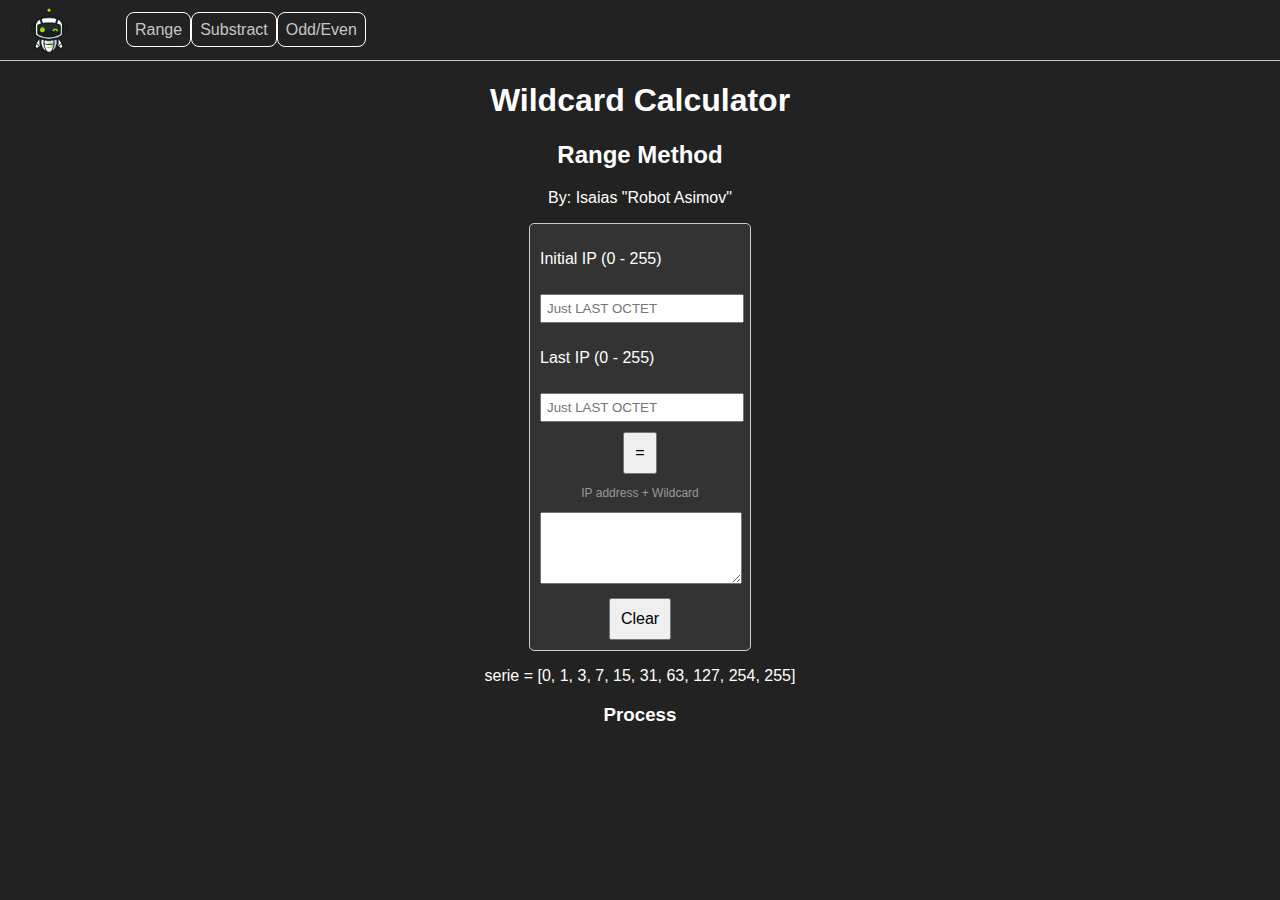
<file: index.html>
<!DOCTYPE html>
<html lang="en">
<head>
  <meta charset="UTF-8">
  <meta name="viewport" content="width=device-width, initial-scale=1.0">
  <title>Wildcard Calculator</title>
  <link rel="stylesheet" href="style.css">
</head>
<body>

  <nav>
    <img src="menu.jpg" alt="menu" class="menu">

    <div class="navbar-left">
      <img src="robot.png" alt="logo" class="logo">

      <ul>
        <li>
          <a href="index.html">Range</a>
        </li>
        <li>
          <a href="substract_method.html">Substract</a>
        </li>
        <li>
          <a href="oddEven_method.html">Odd/Even</a>
        </li>
      </ul>
    </div>

    <div class="mobile-menu inactive">
      <ul>
        <li>
          <a href="index.html">Range</a>
        </li>
        <li>
          <a href="substract_method.html">Substract</a>
        </li>
        <li>
          <a href="oddEven_method.html">Odd/Even</a>
        </li>
      </ul>
    </div>
  </nav>

    <div class="centered">
        <h1>Wildcard Calculator</h1>
        <h2>Range Method</h2>
        <p>By: Isaias "Robot Asimov"</p>
    </div>
  <div class="calculator">
    <p>Initial IP (0 - 255)</p>
    <input type="number" class="screen" id="screen1" placeholder="Just LAST OCTET">
    <p>Last IP (0 - 255)</p>
    <input type="number" class="screen" id="screen2" placeholder="Just LAST OCTET">
    <div class="buttons">
        <button onclick="calculate()">=</button>
    </div>
<!--     <input type="text" class="screen" id="screen3"> -->
        <div class="centered" id="structure">
            <p>IP address + Wildcard</p>     
        </div>
        <textarea id="screen3" rows="4" cols="20"></textarea>
    <div class="buttons">
        <button onclick="clearScreen()">Clear</button>
    </div>
  </div>

  <div class="centered">
    <p>serie = [0, 1, 3, 7, 15, 31, 63, 127, 254, 255]</p>
    <h3>Process</h3>
    <pre id = "description"></pre>
  </div>

  <script src="script.js"></script>
</body>
</html>
</file>
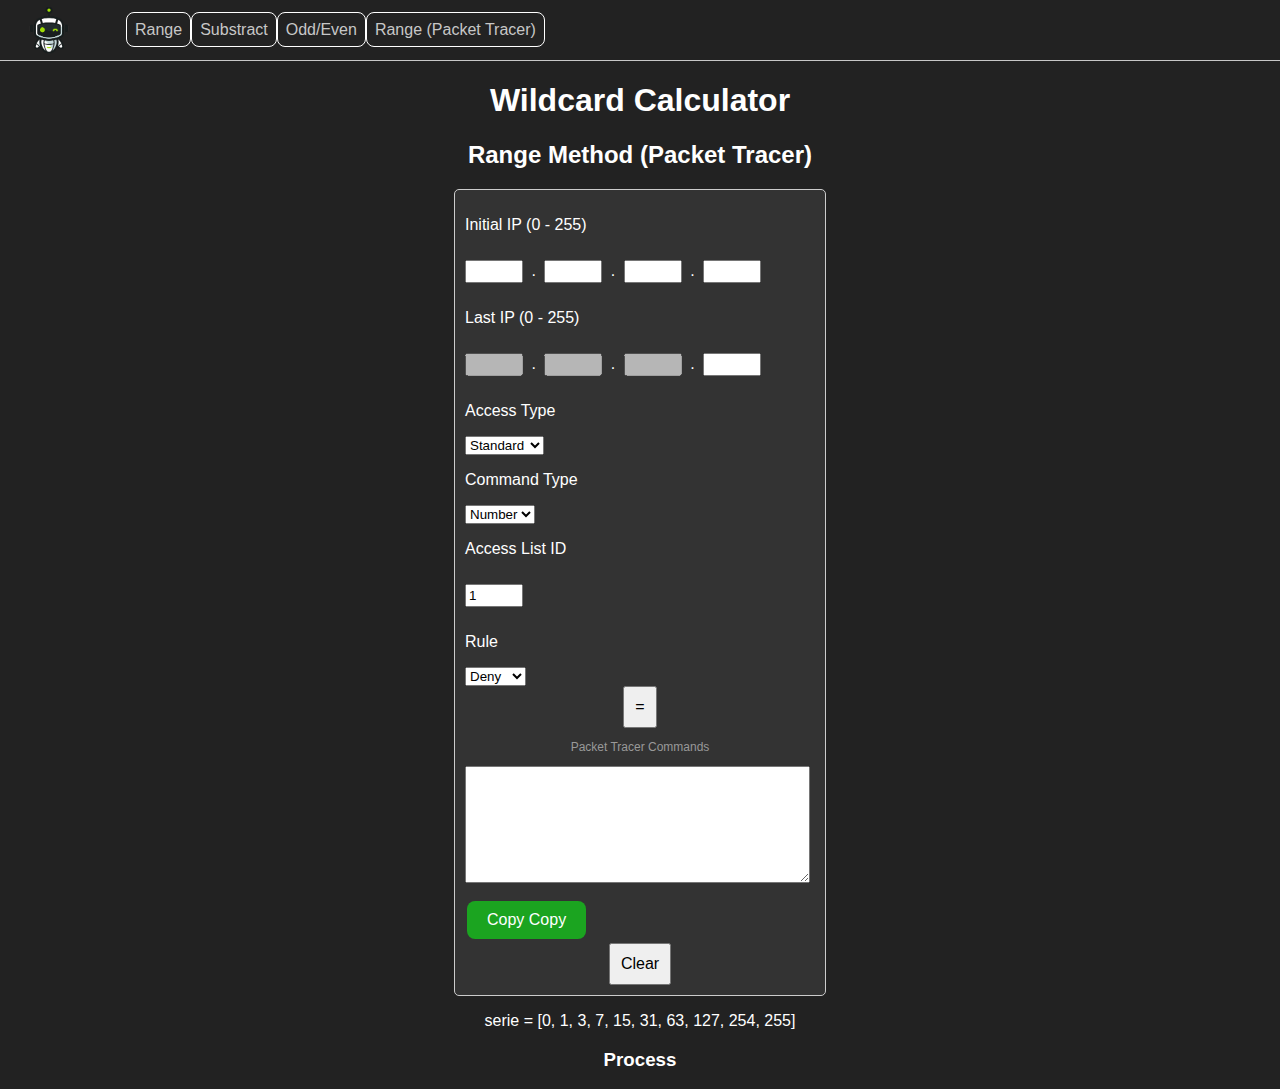
<file: index2.html>
<!DOCTYPE html>
<html lang="en">
<head>
  <meta charset="UTF-8">
  <meta name="viewport" content="width=device-width, initial-scale=1.0">
  <title>Wildcard Calculator</title>
  <link rel="stylesheet" href="style2.css">
</head>
<body>

  <nav>
    <img src="menu.jpg" alt="menu" class="menu">

    <div class="navbar-left">
      <img src="robot.png" alt="logo" class="logo">

      <ul>
        <li>
          <a href="index.html">Range</a>
        </li>
        <li>
          <a href="substract_method.html">Substract</a>
        </li>
        <li>
          <a href="oddEven_method.html">Odd/Even</a>
        </li>
        <li>
          <a href="index2.html">Range (Packet Tracer)</a>
        </li>
      </ul>
    </div>

    <div class="mobile-menu inactive">
      <ul>
        <li>
          <a href="index.html">Range</a>
        </li>
        <li>
          <a href="substract_method.html">Substract</a>
        </li>
        <li>
          <a href="oddEven_method.html">Odd/Even</a>
        </li>
        <li>
          <a href="index2.html">Range (Packet Tracer)</a>
        </li>
      </ul>
    </div>
  </nav>

    <div class="centered">
        <h1>Wildcard Calculator</h1>
        <h2>Range Method (Packet Tracer)</h2>
    </div>
  <div class="calculator">
    
    <p>Initial IP (0 - 255)</p>
    <input type="number" min="0" max="255" class="screen ip-input" id="iIp1">
    <span class="screen">.</span>
    <input type="number" min="0" max="255" class="screen ip-input" id="iIp2">
    <span class="screen">.</span>
    <input type="number" min="0" max="255" class="screen ip-input" id="iIp3">
    <span class="screen">.</span>
    <input type="number" min="0" max="255" class="screen ip-input" id="iIp4">
    
    <p>Last IP (0 - 255)</p>
    <input type="text" min="0" max="255" class="screen ip-input" id="lIp1" disabled>
    <span class="screen">.</span>
    <input type="text" min="0" max="255" class="screen ip-input" id="lIp2" disabled>
    <span class="screen">.</span>
    <input type="text" min="0" max="255" class="screen ip-input" id="lIp3" disabled>
    <span class="screen">.</span>
    <input type="number" min="0" max="255" class="screen ip-input" id="lIp4">

    <p>Access Type</p>
    <select id="menuAT">
        <option value="standard">Standard</option>
        <option value="extended">Extended</option>
    </select>
    <div class="ipDes inactive">
      <p>IP Destination</p>
      <input type="number" min="1" max="255" class="screen ip-input" id="dIp1">
      <span class="screen">.</span>
      <input type="number" min="0" max="255" class="screen ip-input" id="dIp2">
      <span class="screen">.</span>
      <input type="number" min="0" max="255" class="screen ip-input" id="dIp3">
      <span class="screen">.</span>
      <input type="number" min="0" max="255" class="screen ip-input" id="dIp4">
    </div>
    <div class="protocols inactive">
      <p>Protocol</p>
      <select id="protocol">
        <option value="protocol">Select</option>
        <option value="tcp">TCP</option>
        <option value="udp">UDP</option>
        <option value="ip">IP</option>
        <option value="icmp">ICMP</option>
      </select>
    </div>
    <div class="ports inactive">
      <p>Port</p>
      <select id="port">
          <!-- <option value="ftp">FTP</option>
          <option value="ssh">SSH</option>
          <option value="tel">Telnet</option>
          <option value="dns">DNS</option>
          <option value="dhcp">DHCP</option>
          <option value="web">Pagina WEB</option> -->
      </select>
    </div>
    <p>Command Type</p>
    <select id="menuCT">
        <option value="number">Number</option>
        <option value="name">Name</option>
    </select>
    
    <div class="ac-number">
      <p>Access List ID</p>
        <input type="number" min="1" max="200" class="screen ip-input" id="accessID" value="1">
    </div>

    <div class="ac-name inactive">
        <p>Access List Name</p>
        <input type="text" class="screen" id="accessName" value="#SaulParaRector">
    </div>

    <p>Rule</p>
    <select id="rule">
        <option value="deny">Deny</option>
        <option value="permit">Permit</option>
    </select>
    
    <div class="buttons">
        <button onclick="calculate()">=</button>
    </div>
<!--     <input type="text" class="screen" id="screen3"> -->
        <div class="centered" id="structure">
            <p>Packet Tracer Commands</p>     
        </div>
        <textarea id="screen3" rows="7" cols="20"></textarea>
        <button id="botonCopiar">Copy Copy</button>
        <p id="mensajeCopiado">¡Texto copiado correctamente!</p>
    <div class="buttons">
        <button onclick="clearScreen()">Clear</button>
    </div>
  </div>

  <div class="centered">
    <p>serie = [0, 1, 3, 7, 15, 31, 63, 127, 254, 255]</p>
    <h3>Process</h3>
    <pre id = "description"></pre>
  </div>

  <script src="script2.js"></script>
</body>
</html>
</file>
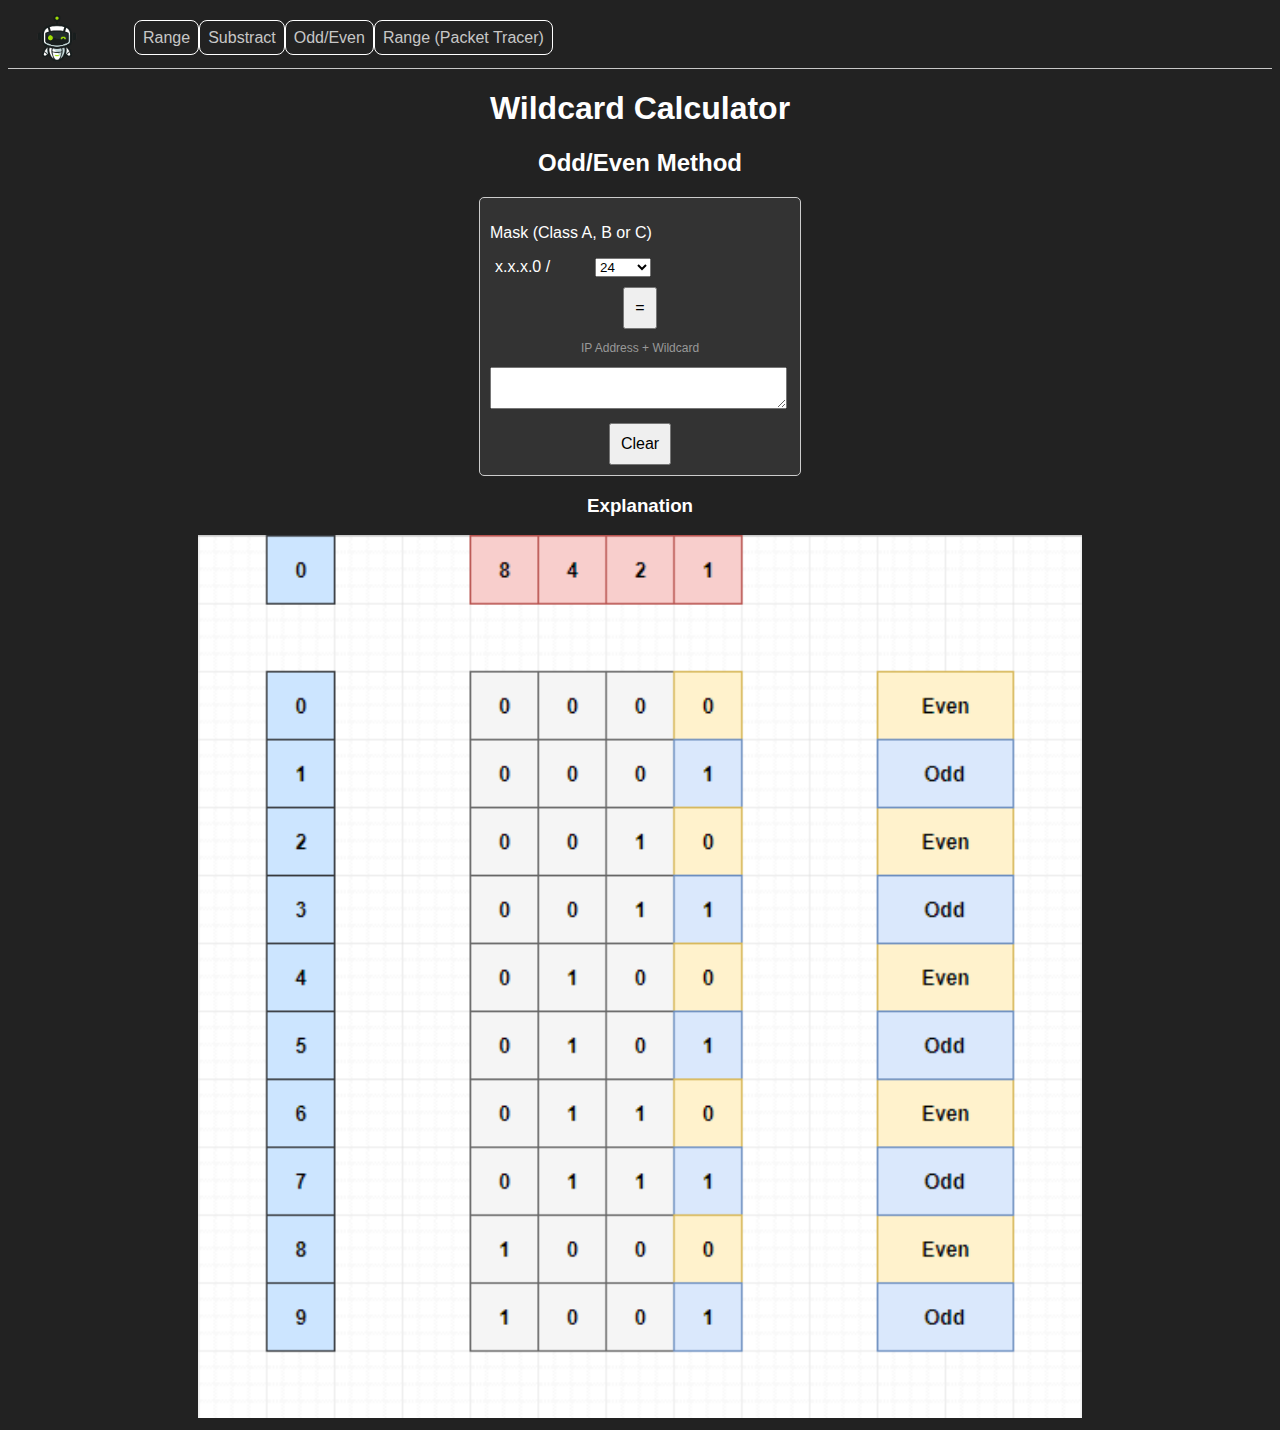
<file: oddEven_method.html>
<!DOCTYPE html>
<html lang="en">
<head>
    <meta charset="UTF-8">
    <meta name="viewport" content="width=device-width, initial-scale=1.0">
    <title>Substract Method</title>
    <link rel="stylesheet" href="oe_style.css">
</head>
<body>

  <nav>
    <img src="menu.jpg" alt="menu" class="menu">

    <div class="navbar-left">
      <img src="robot.png" alt="logo" class="logo">

      <ul>
        <li>
          <a href="index.html">Range</a>
        </li>
        <li>
          <a href="substract_method.html">Substract</a>
        </li>
        <li>
          <a href="oddEven_method.html">Odd/Even</a>
        </li>
        <li>
          <a href="index2.html">Range (Packet Tracer)</a>
        </li>
      </ul>
    </div>

    <div class="mobile-menu inactive">
      <ul>
        <li>
          <a href="index.html">Range</a>
        </li>
        <li>
          <a href="substract_method.html">Substract</a>
        </li>
        <li>
          <a href="oddEven_method.html">Odd/Even</a>
        </li>
        <li>
          <a href="index2.html">Range (Packet Tracer)</a>
        </li>
      </ul>
    </div>
  </nav>

    <div class="centered">
        <h1>Wildcard Calculator</h1>
        <h2>Odd/Even Method</h2>
    </div>

    <div class="calculator">
        <p>Mask (Class A, B or C)</p>
        <div class="form-group">
            <label for="screen1">x.x.x.0 /</label>
            <select id="menu">
                <option value="24">24</option>
                <option value="16">16</option>
                <option value="8">8</option>
                <option value="Emoji">Emoji</option>
            </select>
        </div>
        <div class="buttons">
            <button onclick="calculate()">=</button>
        </div>
            <div class="centered" id="structure">
                <p>IP Address + Wildcard</p>     
            </div>
            <textarea id="screen3" rows="2" cols="20"></textarea>
        <div class="buttons">
            <button onclick="clearScreen()">Clear</button>
        </div>
      </div>

    <div class="centered">
        <h3>Explanation</h3>
        <img src="bitwise-odd-even.png" alt="bitwise-odd-even" id="bitwise">
    </div>

    <script src="oe_script.js"></script>
</body>
</html>
</file>
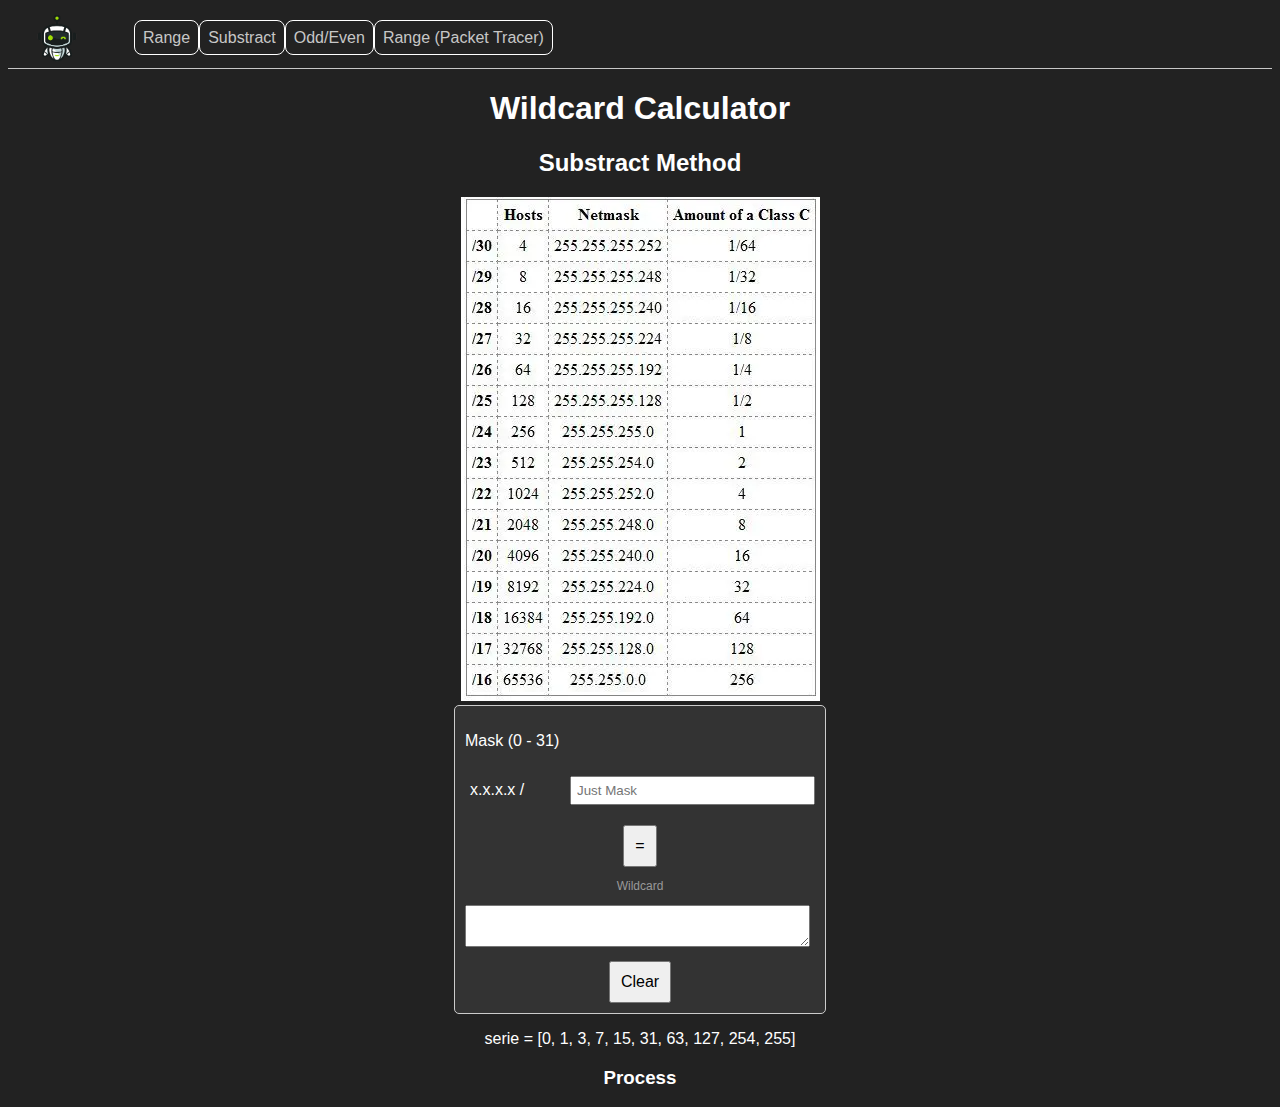
<file: substract_method.html>
<!DOCTYPE html>
<html lang="en">
<head>
    <meta charset="UTF-8">
    <meta name="viewport" content="width=device-width, initial-scale=1.0">
    <title>Substract Method</title>
    <link rel="stylesheet" href="sm_style.css">
</head>
<body>
  <nav>
    <img src="menu.jpg" alt="menu" class="menu">

    <div class="navbar-left">
      <img src="robot.png" alt="logo" class="logo">

      <ul>
        <li>
          <a href="index.html">Range</a>
        </li>
        <li>
          <a href="substract_method.html">Substract</a>
        </li>
        <li>
          <a href="oddEven_method.html">Odd/Even</a>
        </li>
        <li>
          <a href="index2.html">Range (Packet Tracer)</a>
        </li>
      </ul>
    </div>

    <div class="mobile-menu inactive">
      <ul>
        <li>
          <a href="index.html">Range</a>
        </li>
        <li>
          <a href="substract_method.html">Substract</a>
        </li>
        <li>
          <a href="oddEven_method.html">Odd/Even</a>
        </li>
        <li>
          <a href="index2.html">Range (Packet Tracer)</a>
        </li>
      </ul>
    </div>
  </nav>

    <div class="centered">
        <h1>Wildcard Calculator</h1>
        <h2>Substract Method</h2>
        <img id="subnet" src="subnets.png" alt="Subnetting table">
    </div>

    <!-- Agregar una tabla con el valor de las mascaras(? -->


    <div class="calculator">
        <p>Mask (0 - 31)</p>
        <div class="form-group">
            <label for="screen1">x.x.x.x /</label>
            <input type="number" class="screen" id="screen1" placeholder="Just Mask">
        </div>
        <div class="buttons">
            <button onclick="calculate()">=</button>
        </div>
            <div class="centered" id="structure">
                <p>Wildcard</p>     
            </div>
            <textarea id="screen3" rows="2" cols="20"></textarea>
        <div class="buttons">
            <button onclick="clearScreen()">Clear</button>
        </div>
      </div>

    <div class="centered">
        <p>serie = [0, 1, 3, 7, 15, 31, 63, 127, 254, 255]</p>
        <h3>Process</h3>
        <pre id = "description"></pre>
    </div>

    <script src="sm_script.js"></script>
</body>
</html>
</file>
<file: style.css>
:root {
  --white: #FFFFFF;
  --black: #000000;
  --very-light-pink: #C7C7C7;
  --text-input-field: #F7F7F7;
  --hospital-green: #ACD9B2;
  --sm: 14px;
  --md: 16px;
  --lg: 18px;
}

body {
  font-family: 'Quicksand', sans-serif;
    background-color: #222;
    color: white;
    margin: 0;
  }
  
  /* NAV */
  
  nav {
    display: flex;
    justify-content: space-between;
    padding: 0 24px;
    border-bottom: 1px solid var(--very-light-pink);
  }
  .menu {
    display: none;
    width: 50px;
    height:fit-content;
  }
  .logo {
    width: 50px;
  }
  .navbar-left ul,
  .navbar-right ul {
    list-style: none;
    padding: 10;
    margin: 0;
    display: flex;
    align-items: center;
    height: 60px;
  }
  .navbar-left {
    display: flex;
  }
  .navbar-left ul {
    margin-left: 12px;
  }
  .navbar-left ul li a,
  .navbar-right ul li a {
    text-decoration: none;
    color: var(--very-light-pink);
    border: 1px solid var(--white);
    padding: 8px;
    border-radius: 8px;
  }
  .navbar-left ul li a:hover,
  .navbar-right ul li a:hover {
    border: 1px solid var(--hospital-green);
    color: var(--hospital-green);
  }
  .navbar-email {
    color: var(--very-light-pink);
    font-size: var(--sm);
    margin-right: 12px;
  }
  .navbar-shopping-cart {
    position: relative;
  }
  .navbar-shopping-cart div {
    width: 16px;
    height: 16px;
    background-color: var(--hospital-green);
    border-radius: 50%;
    font-size: var(--sm);
    font-weight: bold;
    position: absolute;
    top: -6px;
    right: -3px;
    display: flex;
    justify-content: center;
    align-items: center;
  }

  /* END */

  .calculator {
    margin: 0 auto;
    width: 200px;
    margin: 0 auto;
    border: 1px solid #ccc;
    border-radius: 5px;
    padding: 10px;
    background-color: #333;
  }
  
  .screen {
    width: 95%;
    margin-bottom: 10px;
    margin-top: 10px;
    padding: 5px;
  }

  .centered {
    margin: 0 auto;
    text-align: center;
  }

  #screen3 {
    width: 95%;
    margin-bottom: 10px;
    margin-top: 0px;
    padding: 5px;
  }
  
  #structure {
    font-size: 75%;
    color: #999;
  }

  .buttons {
    margin: 0 auto;
    text-align: center;
    display: grid;
    grid-template-columns: repeat(4, 1fr);
    grid-gap: 5px;
    display: flex; /* Activa el modelo de caja flex */
    justify-content: center; /* Centra el contenido horizontalmente */
    align-items: center; /* Centra el contenido verticalmente */
  }
  
  .buttons button {
    padding: 10px;
    font-size: 16px;
  }

  .inactive {
    display: none;
  }

  /* Mobile menu */

  .mobile-menu {
    position: absolute;
    top: 60px;
    left: 0px;
    padding: 24px;
    background-color: #333;
  }
  .mobile-menu a {
    text-decoration: none;
    color: var(--white);
    font-weight: bold;
    /* margin-bottom: 24px; */
  }
  .mobile-menu ul {
    padding: 0;
    margin: 24px 0 0;
    list-style: none;
  }
  .mobile-menu ul:nth-child(1) {
    border-bottom: 1px solid var(--very-light-pink);
  }
  .mobile-menu ul li {
    margin-bottom: 24px;
  }
  .email {
    font-size: var(--sm);
    font-weight: 300 !important;
  }
  .sign-out {
    font-size: var(--sm);
    color: var(--hospital-green) !important;
  }
  
@media (max-width: 640px) {
  .menu {
    display: block;
  }
  .navbar-left ul {
    display: none;
  }
  .navbar-email {
    display: none;
  }
}
</file>
<file: style2.css>
:root {
  --white: #FFFFFF;
  --black: #000000;
  --very-light-pink: #C7C7C7;
  --text-input-field: #F7F7F7;
  --hospital-green: #ACD9B2;
  --sm: 14px;
  --md: 16px;
  --lg: 18px;
}

body {
  font-family: 'Quicksand', sans-serif;
    background-color: #222;
    color: white;
    margin: 0;
  }
  
  /* NAV */
  
  nav {
    display: flex;
    justify-content: space-between;
    padding: 0 24px;
    border-bottom: 1px solid var(--very-light-pink);
  }
  .menu {
    display: none;
    width: 50px;
    height:fit-content;
  }
  .logo {
    width: 50px;
  }
  .navbar-left ul,
  .navbar-right ul {
    list-style: none;
    padding: 10;
    margin: 0;
    display: flex;
    align-items: center;
    height: 60px;
  }
  .navbar-left {
    display: flex;
  }
  .navbar-left ul {
    margin-left: 12px;
  }
  .navbar-left ul li a,
  .navbar-right ul li a {
    text-decoration: none;
    color: var(--very-light-pink);
    border: 1px solid var(--white);
    padding: 8px;
    border-radius: 8px;
  }
  .navbar-left ul li a:hover,
  .navbar-right ul li a:hover {
    border: 1px solid var(--hospital-green);
    color: var(--hospital-green);
  }
  .navbar-email {
    color: var(--very-light-pink);
    font-size: var(--sm);
    margin-right: 12px;
  }
  .navbar-shopping-cart {
    position: relative;
  }
  .navbar-shopping-cart div {
    width: 16px;
    height: 16px;
    background-color: var(--hospital-green);
    border-radius: 50%;
    font-size: var(--sm);
    font-weight: bold;
    position: absolute;
    top: -6px;
    right: -3px;
    display: flex;
    justify-content: center;
    align-items: center;
  }

  /* END */

  #botonCopiar {
    background-color: #1ba420; /* Color de fondo */
    border: none; /* Sin borde */
    color: white; /* Color del texto */
    padding: 10px 20px; /* Espaciado interno */
    text-align: center; /* Alineación del texto */
    text-decoration: none; /* Sin subrayado */
    display: inline-block; /* Mostrar como bloque en línea */
    font-size: 16px; /* Tamaño de la fuente */
    margin: 4px 2px; /* Margen */
    cursor: pointer; /* Tipo de cursor */
    border-radius: 8px; /* Borde redondeado */
    transition-duration: 0.4s; /* Duración de la transición */
  }

  #botonCopiar:hover {
    background-color: #0f4c12; /* Cambiar el color de fondo al pasar el ratón */
  }

  #mensajeCopiado {
    display: none; /* Inicialmente oculto */
    color: white;
    text-align: center;
  }
  
  .calculator {
    margin: 0 auto;
    width: 350px;
    margin: 0 auto;
    border: 1px solid #ccc;
    border-radius: 5px;
    padding: 10px;
    background-color: #333;
  }
  
  .screen {
    width: 95%;
    margin-bottom: 10px;
    margin-top: 10px;
    padding: 2px;
    margin-right: 2px;
  }

  .ip-input {
    width: 50px; /* Puedes ajustar este valor según tus necesidades */
  }

  .centered {
    margin: 0 auto;
    text-align: center;
  }

  #screen3 {
    width: 95%;
    margin-bottom: 10px;
    margin-top: 0px;
    padding: 5px;
  }
  
  #structure {
    font-size: 75%;
    color: #999;
  }

  .buttons {
    margin: 0 auto;
    text-align: center;
    display: grid;
    grid-template-columns: repeat(4, 1fr);
    grid-gap: 5px;
    display: flex; /* Activa el modelo de caja flex */
    justify-content: center; /* Centra el contenido horizontalmente */
    align-items: center; /* Centra el contenido verticalmente */
  }
  
  .buttons button {
    padding: 10px;
    font-size: 16px;
  }

  .inactive {
    display: none;
  }

  /* Mobile menu */

  .mobile-menu {
    position: absolute;
    top: 60px;
    left: 0px;
    padding: 24px;
    background-color: #333;
  }
  .mobile-menu a {
    text-decoration: none;
    color: var(--white);
    font-weight: bold;
    /* margin-bottom: 24px; */
  }
  .mobile-menu ul {
    padding: 0;
    margin: 24px 0 0;
    list-style: none;
  }
  .mobile-menu ul:nth-child(1) {
    border-bottom: 1px solid var(--very-light-pink);
  }
  .mobile-menu ul li {
    margin-bottom: 24px;
  }
  .email {
    font-size: var(--sm);
    font-weight: 300 !important;
  }
  .sign-out {
    font-size: var(--sm);
    color: var(--hospital-green) !important;
  }
  
@media (max-width: 640px) {
  .menu {
    display: block;
  }
  .navbar-left ul {
    display: none;
  }
  .navbar-email {
    display: none;
  }
}
</file>
<file: oe_style.css>
:root {
    --white: #FFFFFF;
    --black: #000000;
    --very-light-pink: #C7C7C7;
    --text-input-field: #F7F7F7;
    --hospital-green: #ACD9B2;
    --sm: 14px;
    --md: 16px;
    --lg: 18px;
  }

body {
    font-family: Arial, sans-serif;
    background-color: #222;
    color: white;
  }

  /* NAV */
  
  nav {
    display: flex;
    justify-content: space-between;
    padding: 0 24px;
    border-bottom: 1px solid var(--very-light-pink);
  }
  .menu {
    display: none;
    width: 50px;
    height:fit-content;
  }
  .logo {
    width: 50px;
  }
  .navbar-left ul,
  .navbar-right ul {
    list-style: none;
    padding: 10;
    margin: 0;
    display: flex;
    align-items: center;
    height: 60px;
  }
  .navbar-left {
    display: flex;
  }
  .navbar-left ul {
    margin-left: 12px;
  }
  .navbar-left ul li a,
  .navbar-right ul li a {
    text-decoration: none;
    color: var(--very-light-pink);
    border: 1px solid var(--white);
    padding: 8px;
    border-radius: 8px;
  }
  .navbar-left ul li a:hover,
  .navbar-right ul li a:hover {
    border: 1px solid var(--hospital-green);
    color: var(--hospital-green);
  }
  .navbar-email {
    color: var(--very-light-pink);
    font-size: var(--sm);
    margin-right: 12px;
  }
  .navbar-shopping-cart {
    position: relative;
  }
  .navbar-shopping-cart div {
    width: 16px;
    height: 16px;
    background-color: var(--hospital-green);
    border-radius: 50%;
    font-size: var(--sm);
    font-weight: bold;
    position: absolute;
    top: -6px;
    right: -3px;
    display: flex;
    justify-content: center;
    align-items: center;
  }
  
  .calculator {
    margin: 0 auto;
    width: 300px;
    margin: 0 auto;
    border: 1px solid #ccc;
    border-radius: 5px;
    padding: 10px;
    background-color: #333;
  }
  
  .screen {
    width: 95%;
    margin-bottom: 10px;
    margin-top: 10px;
    padding: 5px;
  }

  .centered {
    margin: 0 auto;
    text-align: center;
  }

  #screen3 {
    width: 95%;
    margin-bottom: 10px;
    margin-top: 0px;
    padding: 5px;
  }
  
  #structure {
    font-size: 75%;
    color: #999;
  }

  #bitwise {
    width: 70%;
  }

  .buttons {
    margin: 0 auto;
    text-align: center;
    display: grid;
    grid-template-columns: repeat(4, 1fr);
    grid-gap: 5px;
    display: flex; /* Activa el modelo de caja flex */
    justify-content: center; /* Centra el contenido horizontalmente */
    align-items: center; /* Centra el contenido verticalmente */
  }
  
  .buttons button {
    padding: 10px;
    font-size: 16px;
  }
  
  /* #subnet {
    height: 400px;
    width: auto;
  } */
  
  .form-group {
    margin-bottom: 10px;
    display: flex;
    align-items: center; /* Align items vertically */
}

.form-group label {
    width: 100px; /* Adjust the width as needed */
    margin-left: 5px;
}

.form-group input[type="number"] {
    flex: 1; /* Take remaining space */
    width: auto; /* Allow the input to adjust its width */
}

.inactive {
    display: none;
  }

  /* Mobile menu */

  .mobile-menu {
    position: absolute;
    top: 60px;
    left: 0px;
    padding: 24px;
    background-color: #333;
  }
  .mobile-menu a {
    text-decoration: none;
    color: var(--white);
    font-weight: bold;
    /* margin-bottom: 24px; */
  }
  .mobile-menu ul {
    padding: 0;
    margin: 24px 0 0;
    list-style: none;
  }
  .mobile-menu ul:nth-child(1) {
    border-bottom: 1px solid var(--very-light-pink);
  }
  .mobile-menu ul li {
    margin-bottom: 24px;
  }
  .email {
    font-size: var(--sm);
    font-weight: 300 !important;
  }
  .sign-out {
    font-size: var(--sm);
    color: var(--hospital-green) !important;
  }

@media (max-width: 640px) {
    .menu {
      display: block;
    }
    .navbar-left ul {
      display: none;
    }
    .navbar-email {
      display: none;
    }
  }
</file>
<file: sm_style.css>
:root {
  --white: #FFFFFF;
  --black: #000000;
  --very-light-pink: #C7C7C7;
  --text-input-field: #F7F7F7;
  --hospital-green: #ACD9B2;
  --sm: 14px;
  --md: 16px;
  --lg: 18px;
}

body {
    font-family: Arial, sans-serif;
    background-color: #222;
    color: white;
  }
  
  /* NAV */
  
  nav {
    display: flex;
    justify-content: space-between;
    padding: 0 24px;
    border-bottom: 1px solid var(--very-light-pink);
  }
  .menu {
    display: none;
    width: 50px;
    height:fit-content;
  }
  .logo {
    width: 50px;
  }
  .navbar-left ul,
  .navbar-right ul {
    list-style: none;
    padding: 10;
    margin: 0;
    display: flex;
    align-items: center;
    height: 60px;
  }
  .navbar-left {
    display: flex;
  }
  .navbar-left ul {
    margin-left: 12px;
  }
  .navbar-left ul li a,
  .navbar-right ul li a {
    text-decoration: none;
    color: var(--very-light-pink);
    border: 1px solid var(--white);
    padding: 8px;
    border-radius: 8px;
  }
  .navbar-left ul li a:hover,
  .navbar-right ul li a:hover {
    border: 1px solid var(--hospital-green);
    color: var(--hospital-green);
  }
  .navbar-email {
    color: var(--very-light-pink);
    font-size: var(--sm);
    margin-right: 12px;
  }
  .navbar-shopping-cart {
    position: relative;
  }
  .navbar-shopping-cart div {
    width: 16px;
    height: 16px;
    background-color: var(--hospital-green);
    border-radius: 50%;
    font-size: var(--sm);
    font-weight: bold;
    position: absolute;
    top: -6px;
    right: -3px;
    display: flex;
    justify-content: center;
    align-items: center;
  }

  .calculator {
    margin: 0 auto;
    width: 350px;
    margin: 0 auto;
    border: 1px solid #ccc;
    border-radius: 5px;
    padding: 10px;
    background-color: #333;
  }
  
  .screen {
    width: 95%;
    margin-bottom: 10px;
    margin-top: 10px;
    padding: 5px;
  }

  .centered {
    margin: 0 auto;
    text-align: center;
  }

  #screen3 {
    width: 95%;
    margin-bottom: 10px;
    margin-top: 0px;
    padding: 5px;
  }
  
  #structure {
    font-size: 75%;
    color: #999;
  }

  .buttons {
    margin: 0 auto;
    text-align: center;
    display: grid;
    grid-template-columns: repeat(4, 1fr);
    grid-gap: 5px;
    display: flex; /* Activa el modelo de caja flex */
    justify-content: center; /* Centra el contenido horizontalmente */
    align-items: center; /* Centra el contenido verticalmente */
  }
  
  .buttons button {
    padding: 10px;
    font-size: 16px;
  }
  
  /* #subnet {
    height: 400px;
    width: auto;
  } */
  
  .form-group {
    margin-bottom: 10px;
    display: flex;
    align-items: center; /* Align items vertically */
}

.form-group label {
    width: 100px; /* Adjust the width as needed */
    margin-left: 5px;
}

.form-group input[type="number"] {
    flex: 1; /* Take remaining space */
    width: auto; /* Allow the input to adjust its width */
}

.inactive {
  display: none;
}

/* Mobile menu */

.mobile-menu {
  position: absolute;
  top: 60px;
  left: 0px;
  padding: 24px;
  background-color: #333;
}
.mobile-menu a {
  text-decoration: none;
  color: var(--white);
  font-weight: bold;
  /* margin-bottom: 24px; */
}
.mobile-menu ul {
  padding: 0;
  margin: 24px 0 0;
  list-style: none;
}
.mobile-menu ul:nth-child(1) {
  border-bottom: 1px solid var(--very-light-pink);
}
.mobile-menu ul li {
  margin-bottom: 24px;
}
.email {
  font-size: var(--sm);
  font-weight: 300 !important;
}
.sign-out {
  font-size: var(--sm);
  color: var(--hospital-green) !important;
}

@media (max-width: 640px) {
  .menu {
    display: block;
  }
  .navbar-left ul {
    display: none;
  }
  .navbar-email {
    display: none;
  }
}
</file>
